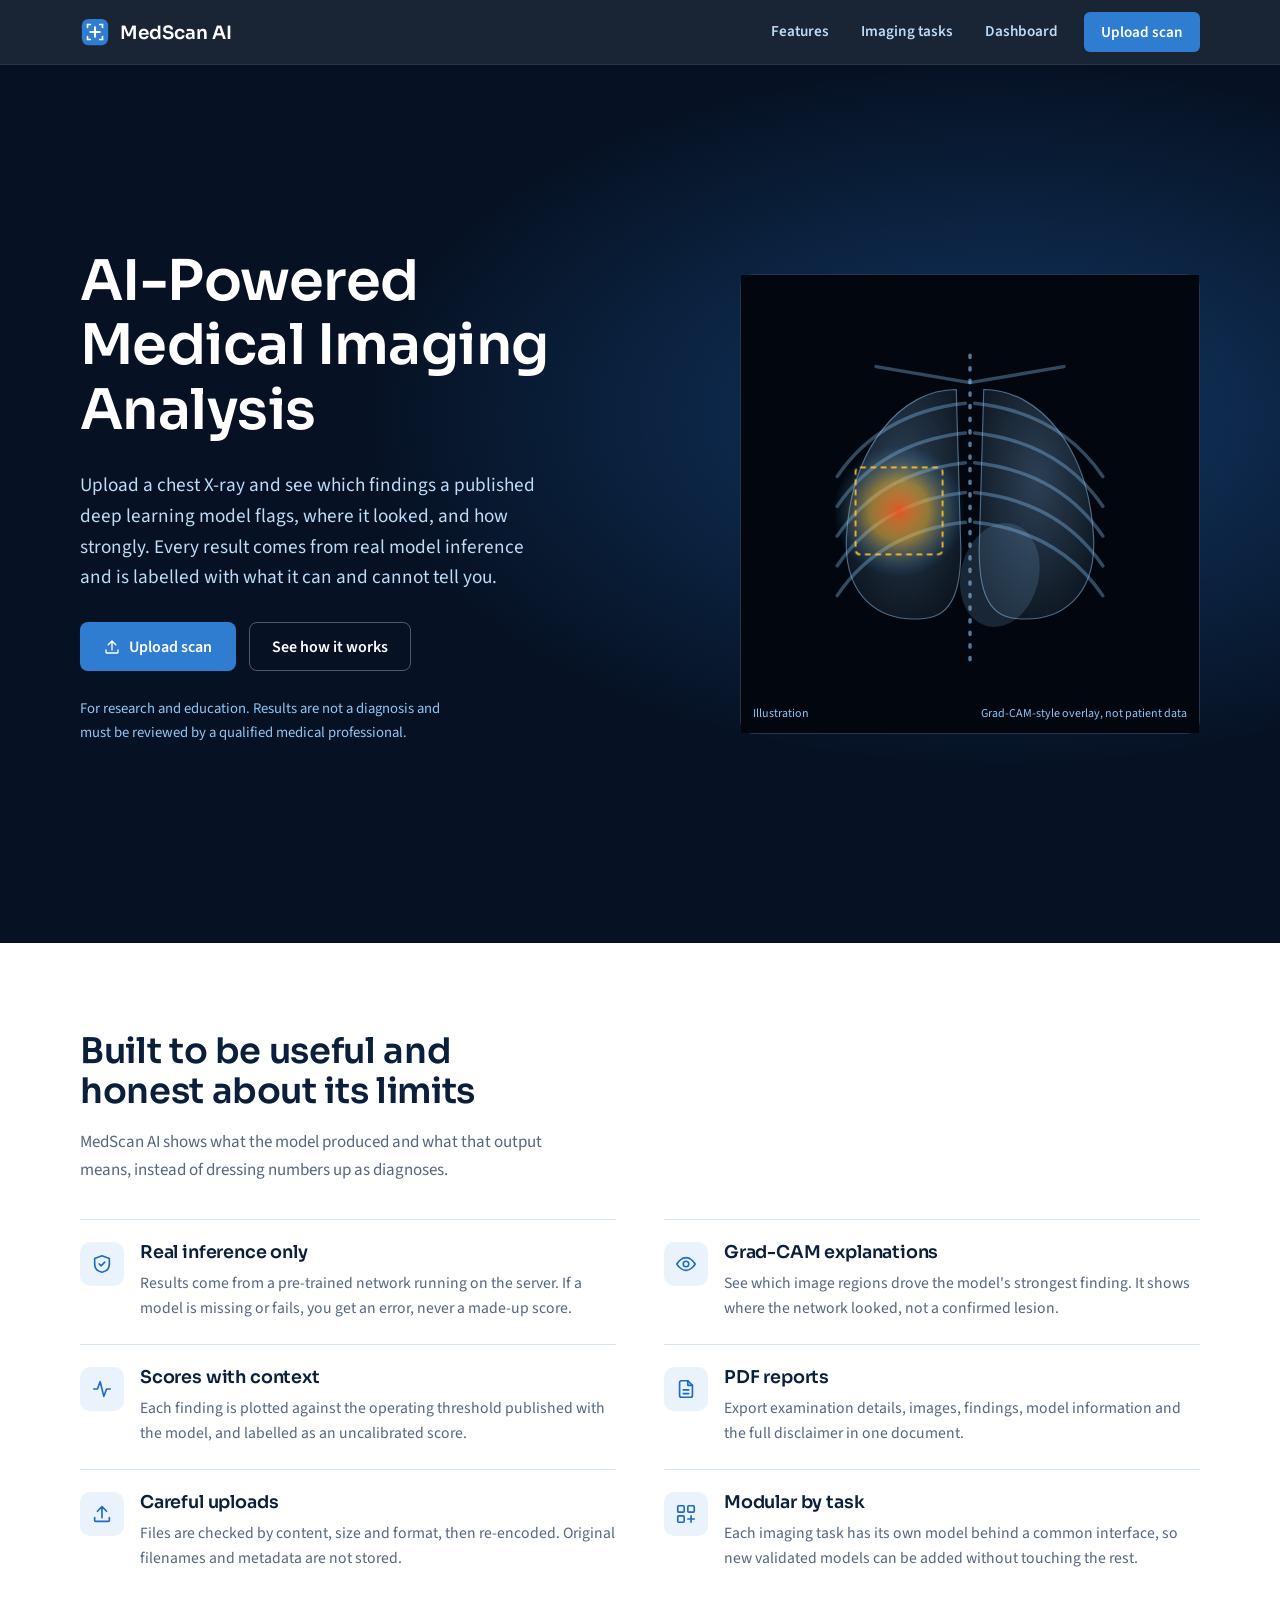
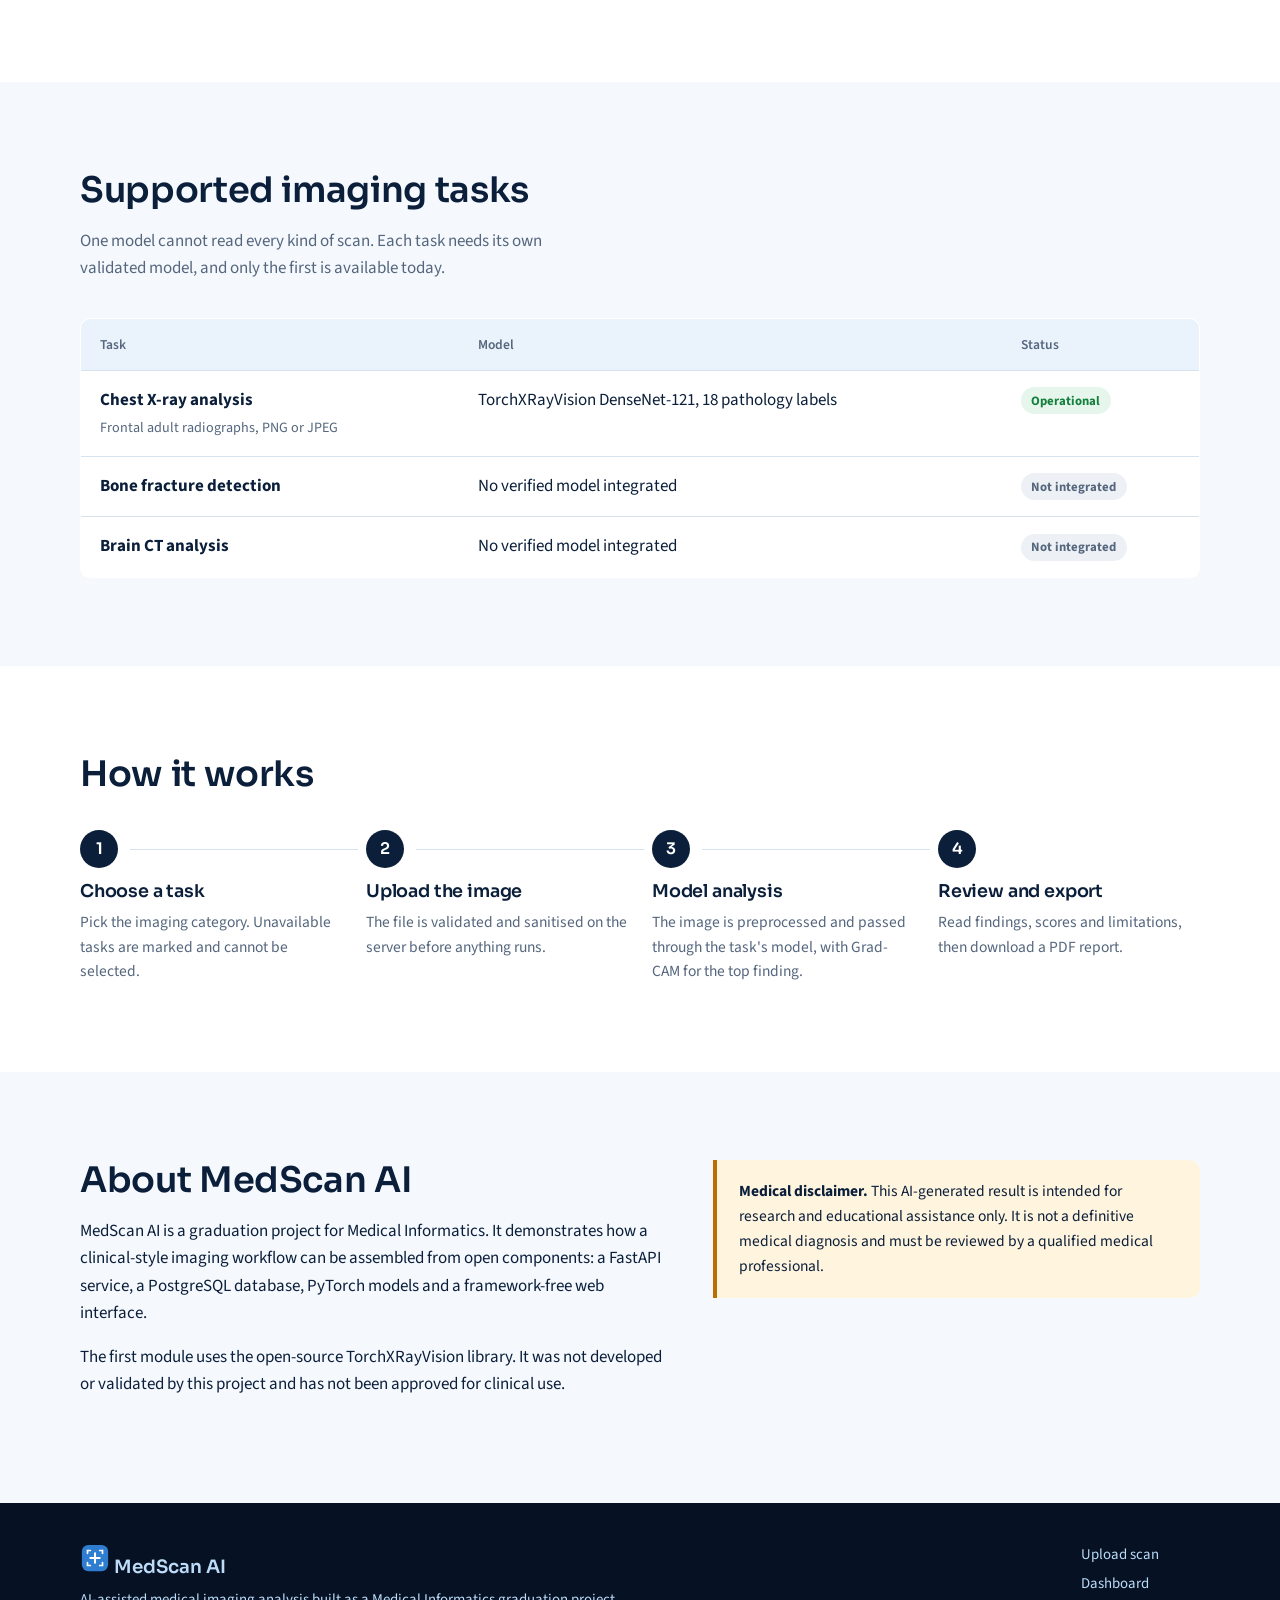
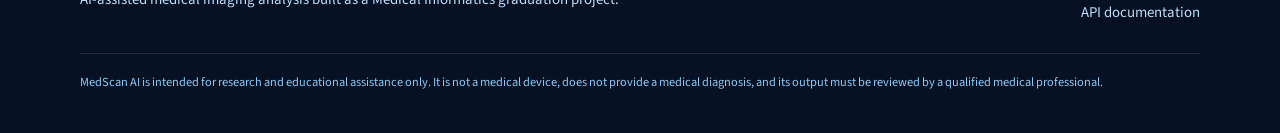
<file: MedScan-AI/MedScan-AI/frontend/index.html>
<!doctype html><html lang="en"><head><meta charset="utf-8"><meta name="viewport" content="width=device-width, initial-scale=1"><title>MedScan AI - AI-Powered Medical Imaging Analysis</title><meta name="description" content="Upload a chest X-ray and get model-based findings with Grad-CAM explanations and a PDF report. Research and education only."><link rel="icon" href="data:image/svg+xml,<svg xmlns='http://www.w3.org/2000/svg' viewBox='0 0 32 32'><rect width='32' height='32' rx='7' fill='%232f7dd1'/><path d='M16 8v16M8 16h16' stroke='white' stroke-width='3'/></svg>"><link rel="preconnect" href="https://fonts.googleapis.com"><link rel="preconnect" href="https://fonts.gstatic.com" crossorigin><link href="https://fonts.googleapis.com/css2?family=Sora:wght@500;600&family=Source+Sans+3:wght@400;600;700&display=swap" rel="stylesheet"><link rel="stylesheet" href="css/style.css"></head><body>
<a class="sr-only" href="#main">Skip to content</a>
<header class="nav"><div class="wrap">
  <a class="brand" href="index.html" aria-label="MedScan AI home"><svg viewBox="0 0 32 32" fill="none" aria-hidden="true"><rect x="2" y="2" width="28" height="28" rx="7" fill="#2f7dd1"/><path d="M8 11V8h3M24 11V8h-3M8 21v3h3M24 21v3h-3" stroke="#fff" stroke-width="1.8" stroke-linecap="round"/><path d="M16 11v10M11 16h10" stroke="#fff" stroke-width="2.2" stroke-linecap="round"/></svg> MedScan AI</a>
  <button class="nav-toggle" aria-label="Toggle menu" aria-expanded="false" aria-controls="navlinks"><svg viewBox="0 0 24 24" fill="none" stroke="currentColor" stroke-width="2" stroke-linecap="round"><path d="M4 7h16M4 12h16M4 17h16"/></svg></button>
  <ul class="nav-links" id="navlinks">
    <li><a href="index.html#features" >Features</a></li>
    <li><a href="index.html#tasks">Imaging tasks</a></li>
    <li><a href="dashboard.html" >Dashboard</a></li>
    <li><a class="btn btn-primary" href="upload.html">Upload scan</a></li>
  </ul>
</div></header>
<main id="main">
<section class="hero"><div class="wrap">
  <div>
    <h1>AI-Powered Medical Imaging Analysis</h1>
    <p class="lead">Upload a chest X-ray and see which findings a published deep learning model flags, where it looked, and how strongly. Every result comes from real model inference and is labelled with what it can and cannot tell you.</p>
    <div class="cta"><a class="btn btn-primary" href="upload.html"><svg viewBox="0 0 24 24" fill="none" stroke="currentColor" stroke-width="1.8" stroke-linecap="round" stroke-linejoin="round"><path d="M12 16V4M7 9l5-5 5 5M4 16v3a1 1 0 001 1h14a1 1 0 001-1v-3"/></svg> Upload scan</a><a class="btn btn-ghost on-dark" href="#how">See how it works</a></div>
    <p class="assurance">For research and education. Results are not a diagnosis and must be reviewed by a qualified medical professional.</p>
  </div>
  <figure class="stage" style="margin:0">
    <svg viewBox="0 0 400 400" role="img" aria-label="Illustration of a chest radiograph outline with a heat-map overlay">
      <defs>
        <radialGradient id="lung" cx="50%" cy="40%" r="70%"><stop offset="0" stop-color="#8ec5f5" stop-opacity=".30"/><stop offset="1" stop-color="#8ec5f5" stop-opacity=".06"/></radialGradient>
        <radialGradient id="heat"><stop offset="0" stop-color="#ff5a1f" stop-opacity=".85"/><stop offset=".45" stop-color="#ffc233" stop-opacity=".5"/><stop offset="1" stop-color="#2f9bff" stop-opacity="0"/></radialGradient>
        <path id="rl" d="M196 112 Q122 120 84 176"/><path id="rr" d="M204 112 Q278 120 316 176"/>
      </defs>
      <rect width="400" height="400" fill="#02070f"/>
      <g fill="none" stroke="#8ec5f5" stroke-opacity=".35" stroke-width="3" stroke-linecap="round">
        <path d="M200 70V340" stroke-dasharray="2 9" stroke-opacity=".6"/><path d="M200 94L118 80M200 94L282 80"/>
        <g><use href="#rl"/><use href="#rl" y="26"/><use href="#rl" y="52"/><use href="#rl" y="78"/><use href="#rl" y="104"/>
           <use href="#rr"/><use href="#rr" y="26"/><use href="#rr" y="52"/><use href="#rr" y="78"/><use href="#rr" y="104"/></g>
      </g>
      <path d="M188 100C140 100 96 150 92 230 90 280 120 304 160 300 186 298 192 272 192 240Z" fill="url(#lung)" stroke="#8ec5f5" stroke-opacity=".5"/>
      <path d="M212 100C260 100 304 150 308 230 310 280 280 304 240 300 214 298 208 272 208 240Z" fill="url(#lung)" stroke="#8ec5f5" stroke-opacity=".5"/>
      <ellipse cx="226" cy="262" rx="34" ry="46" transform="rotate(14 226 262)" fill="#8ec5f5" fill-opacity=".16"/>
      <g class="glow"><circle cx="138" cy="206" r="58" fill="url(#heat)"/>
        <rect x="100" y="168" width="76" height="76" rx="4" fill="none" stroke="#ffc233" stroke-width="1.5" stroke-dasharray="5 4"/></g>
    </svg>
    <div class="tag"><span>Illustration</span><span>Grad-CAM-style overlay, not patient data</span></div>
  </figure>
</div></section>

<section id="features"><div class="wrap">
  <div class="section-head"><h2>Built to be useful and honest about its limits</h2><p>MedScan AI shows what the model produced and what that output means, instead of dressing numbers up as diagnoses.</p></div>
  <div class="feature-list">
    <div class="feature"><span class="ico"><svg viewBox="0 0 24 24" fill="none" stroke="currentColor" stroke-width="1.8" stroke-linecap="round" stroke-linejoin="round"><path d="M12 3l8 3v6c0 5-3.5 8-8 9-4.5-1-8-4-8-9V6z"/><path d="M9 12l2 2 4-4"/></svg></span><div><h3>Real inference only</h3><p>Results come from a pre-trained network running on the server. If a model is missing or fails, you get an error, never a made-up score.</p></div></div>
    <div class="feature"><span class="ico"><svg viewBox="0 0 24 24" fill="none" stroke="currentColor" stroke-width="1.8" stroke-linecap="round" stroke-linejoin="round"><path d="M2 12s4-7 10-7 10 7 10 7-4 7-10 7S2 12 2 12z"/><circle cx="12" cy="12" r="3"/></svg></span><div><h3>Grad-CAM explanations</h3><p>See which image regions drove the model's strongest finding. It shows where the network looked, not a confirmed lesion.</p></div></div>
    <div class="feature"><span class="ico"><svg viewBox="0 0 24 24" fill="none" stroke="currentColor" stroke-width="1.8" stroke-linecap="round" stroke-linejoin="round"><path d="M3 12h4l3-8 4 16 3-8h4"/></svg></span><div><h3>Scores with context</h3><p>Each finding is plotted against the operating threshold published with the model, and labelled as an uncalibrated score.</p></div></div>
    <div class="feature"><span class="ico"><svg viewBox="0 0 24 24" fill="none" stroke="currentColor" stroke-width="1.8" stroke-linecap="round" stroke-linejoin="round"><path d="M14 3H7a2 2 0 00-2 2v14a2 2 0 002 2h10a2 2 0 002-2V8z"/><path d="M14 3v5h5M9 13h6M9 17h6"/></svg></span><div><h3>PDF reports</h3><p>Export examination details, images, findings, model information and the full disclaimer in one document.</p></div></div>
    <div class="feature"><span class="ico"><svg viewBox="0 0 24 24" fill="none" stroke="currentColor" stroke-width="1.8" stroke-linecap="round" stroke-linejoin="round"><path d="M12 16V4M7 9l5-5 5 5M4 16v3a1 1 0 001 1h14a1 1 0 001-1v-3"/></svg></span><div><h3>Careful uploads</h3><p>Files are checked by content, size and format, then re-encoded. Original filenames and metadata are not stored.</p></div></div>
    <div class="feature"><span class="ico"><svg viewBox="0 0 24 24" fill="none" stroke="currentColor" stroke-width="1.8" stroke-linecap="round" stroke-linejoin="round"><rect x="3" y="3" width="7" height="7" rx="1"/><rect x="14" y="3" width="7" height="7" rx="1"/><rect x="3" y="14" width="7" height="7" rx="1"/><path d="M14 17.5h7M17.5 14v7"/></svg></span><div><h3>Modular by task</h3><p>Each imaging task has its own model behind a common interface, so new validated models can be added without touching the rest.</p></div></div>
  </div>
</div></section>

<section id="tasks" class="alt"><div class="wrap">
  <div class="section-head"><h2>Supported imaging tasks</h2><p>One model cannot read every kind of scan. Each task needs its own validated model, and only the first is available today.</p></div>
  <table class="tasks" id="taskTable"><thead><tr><th>Task</th><th>Model</th><th>Status</th></tr></thead><tbody>
    <tr><td><strong>Chest X-ray analysis</strong><small>Frontal adult radiographs, PNG or JPEG</small></td><td>TorchXRayVision DenseNet-121, 18 pathology labels</td><td><span class="badge ok">Operational</span></td></tr>
    <tr><td><strong>Bone fracture detection</strong></td><td>No verified model integrated</td><td><span class="badge off">Not integrated</span></td></tr>
    <tr><td><strong>Brain CT analysis</strong></td><td>No verified model integrated</td><td><span class="badge off">Not integrated</span></td></tr>
  </tbody></table>
</div></section>

<section id="how"><div class="wrap">
  <div class="section-head"><h2>How it works</h2></div>
  <ol class="steps">
    <li><h3>Choose a task</h3><p>Pick the imaging category. Unavailable tasks are marked and cannot be selected.</p></li>
    <li><h3>Upload the image</h3><p>The file is validated and sanitised on the server before anything runs.</p></li>
    <li><h3>Model analysis</h3><p>The image is preprocessed and passed through the task's model, with Grad-CAM for the top finding.</p></li>
    <li><h3>Review and export</h3><p>Read findings, scores and limitations, then download a PDF report.</p></li>
  </ol>
</div></section>

<section class="alt" id="about"><div class="wrap about">
  <div><h2>About MedScan AI</h2>
    <p>MedScan AI is a graduation project for Medical Informatics. It demonstrates how a clinical-style imaging workflow can be assembled from open components: a FastAPI service, a PostgreSQL database, PyTorch models and a framework-free web interface.</p>
    <p>The first module uses the open-source TorchXRayVision library. It was not developed or validated by this project and has not been approved for clinical use.</p></div>
  <div class="notice warn"><strong>Medical disclaimer.</strong> This AI-generated result is intended for research and educational assistance only. It is not a definitive medical diagnosis and must be reviewed by a qualified medical professional.</div>
</div></section>
</main>
<footer class="footer"><div class="wrap"><div><a class="brand" href="index.html"><svg viewBox="0 0 32 32" fill="none" aria-hidden="true"><rect x="2" y="2" width="28" height="28" rx="7" fill="#2f7dd1"/><path d="M8 11V8h3M24 11V8h-3M8 21v3h3M24 21v3h-3" stroke="#fff" stroke-width="1.8" stroke-linecap="round"/><path d="M16 11v10M11 16h10" stroke="#fff" stroke-width="2.2" stroke-linecap="round"/></svg> MedScan AI</a><p>AI-assisted medical imaging analysis built as a Medical Informatics graduation project.</p></div><nav aria-label="Footer"><a href="upload.html">Upload scan</a><a href="dashboard.html">Dashboard</a><a href="/docs">API documentation</a></nav><small>MedScan AI is intended for research and educational assistance only. It is not a medical device, does not provide a medical diagnosis, and its output must be reviewed by a qualified medical professional.</small></div></footer>
<script src="js/main.js"></script></body></html>
</file>
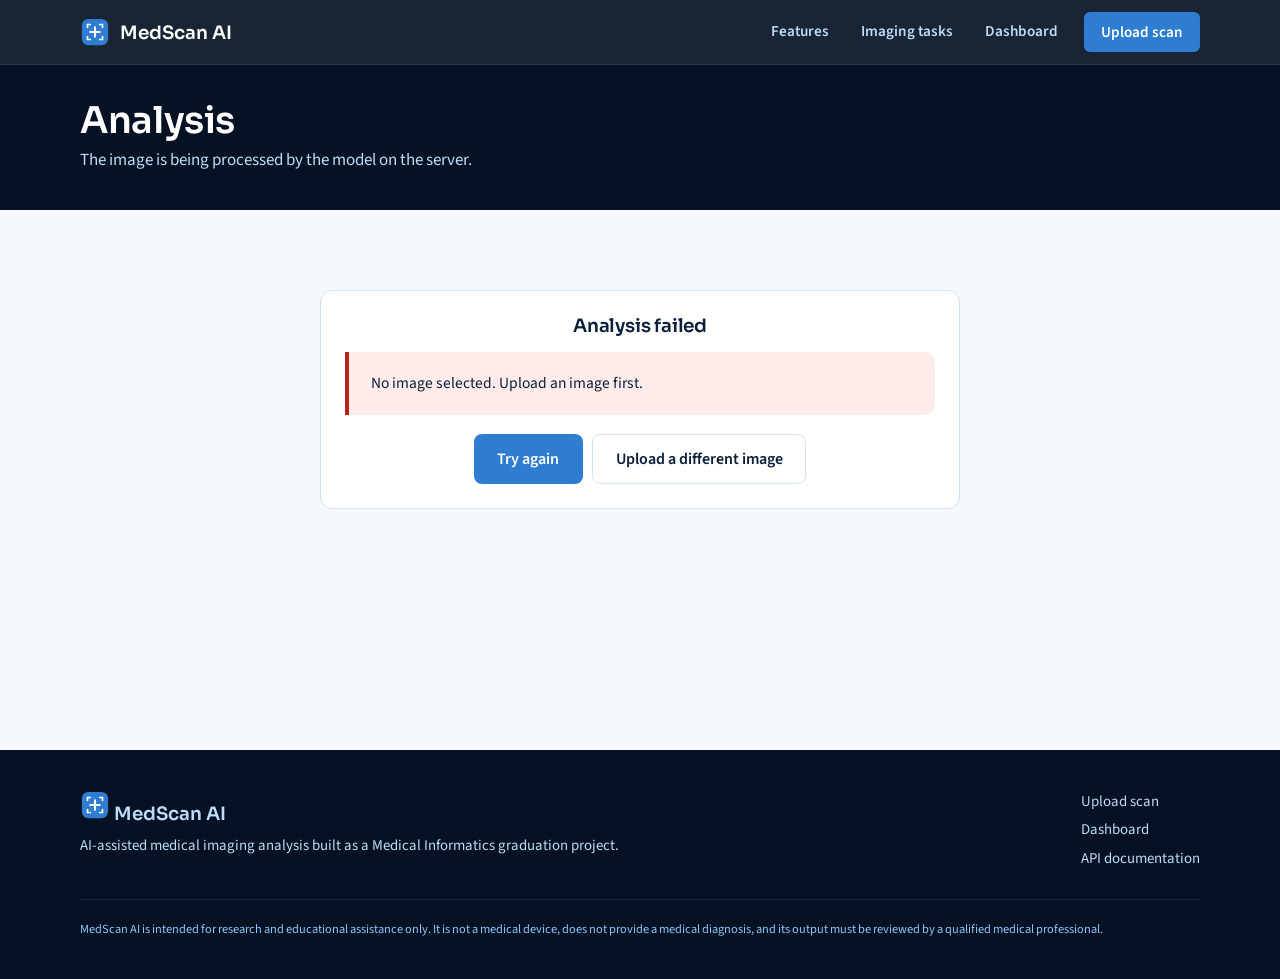
<file: MedScan-AI/MedScan-AI/frontend/analysis.html>
<!doctype html><html lang="en"><head><meta charset="utf-8"><meta name="viewport" content="width=device-width, initial-scale=1"><title>Analysing - MedScan AI</title><meta name="description" content="Analysis in progress."><link rel="icon" href="data:image/svg+xml,<svg xmlns='http://www.w3.org/2000/svg' viewBox='0 0 32 32'><rect width='32' height='32' rx='7' fill='%232f7dd1'/><path d='M16 8v16M8 16h16' stroke='white' stroke-width='3'/></svg>"><link rel="preconnect" href="https://fonts.googleapis.com"><link rel="preconnect" href="https://fonts.gstatic.com" crossorigin><link href="https://fonts.googleapis.com/css2?family=Sora:wght@500;600&family=Source+Sans+3:wght@400;600;700&display=swap" rel="stylesheet"><link rel="stylesheet" href="css/style.css"><link rel="stylesheet" href="css/upload.css"><link rel="stylesheet" href="css/results.css"></head><body>
<a class="sr-only" href="#main">Skip to content</a>
<header class="nav"><div class="wrap">
  <a class="brand" href="index.html" aria-label="MedScan AI home"><svg viewBox="0 0 32 32" fill="none" aria-hidden="true"><rect x="2" y="2" width="28" height="28" rx="7" fill="#2f7dd1"/><path d="M8 11V8h3M24 11V8h-3M8 21v3h3M24 21v3h-3" stroke="#fff" stroke-width="1.8" stroke-linecap="round"/><path d="M16 11v10M11 16h10" stroke="#fff" stroke-width="2.2" stroke-linecap="round"/></svg> MedScan AI</a>
  <button class="nav-toggle" aria-label="Toggle menu" aria-expanded="false" aria-controls="navlinks"><svg viewBox="0 0 24 24" fill="none" stroke="currentColor" stroke-width="2" stroke-linecap="round"><path d="M4 7h16M4 12h16M4 17h16"/></svg></button>
  <ul class="nav-links" id="navlinks">
    <li><a href="index.html#features" >Features</a></li>
    <li><a href="index.html#tasks">Imaging tasks</a></li>
    <li><a href="dashboard.html" >Dashboard</a></li>
    <li><a class="btn btn-primary" href="upload.html">Upload scan</a></li>
  </ul>
</div></header>
<header class="page-head"><div class="wrap"><h1>Analysis</h1><p>The image is being processed by the model on the server.</p></div></header>
<main id="main" class="page-body"><div class="wrap">
  <div class="panel center-card" id="running"><h2>Running the model</h2>
    <div class="progress indeterminate" role="progressbar" aria-label="Analysis in progress"><span></span></div>
    <p class="elapsed" id="elapsed" aria-live="off">0 s</p>
    <ul class="pipeline"><li>Image is re-read from secure storage and preprocessed (grayscale, centre crop, 224 x 224)</li><li>DenseNet-121 produces one score per pathology label</li><li>Grad-CAM is computed for the highest-ranked label</li></ul>
    <p class="muted" style="margin-top:1rem;font-size:.9rem">The first analysis after the server starts also loads the model and can take longer.</p></div>
  <div class="panel center-card" id="failed" hidden><h2>Analysis failed</h2><div class="notice err" id="errMsg" role="alert" style="text-align:left"></div>
    <div class="result-actions" style="justify-content:center"><button class="btn btn-primary" id="retryBtn" type="button">Try again</button><a class="btn btn-ghost" href="upload.html">Upload a different image</a></div></div>
</div></main>
<footer class="footer"><div class="wrap"><div><a class="brand" href="index.html"><svg viewBox="0 0 32 32" fill="none" aria-hidden="true"><rect x="2" y="2" width="28" height="28" rx="7" fill="#2f7dd1"/><path d="M8 11V8h3M24 11V8h-3M8 21v3h3M24 21v3h-3" stroke="#fff" stroke-width="1.8" stroke-linecap="round"/><path d="M16 11v10M11 16h10" stroke="#fff" stroke-width="2.2" stroke-linecap="round"/></svg> MedScan AI</a><p>AI-assisted medical imaging analysis built as a Medical Informatics graduation project.</p></div><nav aria-label="Footer"><a href="upload.html">Upload scan</a><a href="dashboard.html">Dashboard</a><a href="/docs">API documentation</a></nav><small>MedScan AI is intended for research and educational assistance only. It is not a medical device, does not provide a medical diagnosis, and its output must be reviewed by a qualified medical professional.</small></div></footer>
<script src="js/main.js"></script><script src="js/analysis.js"></script></body></html>
</file>
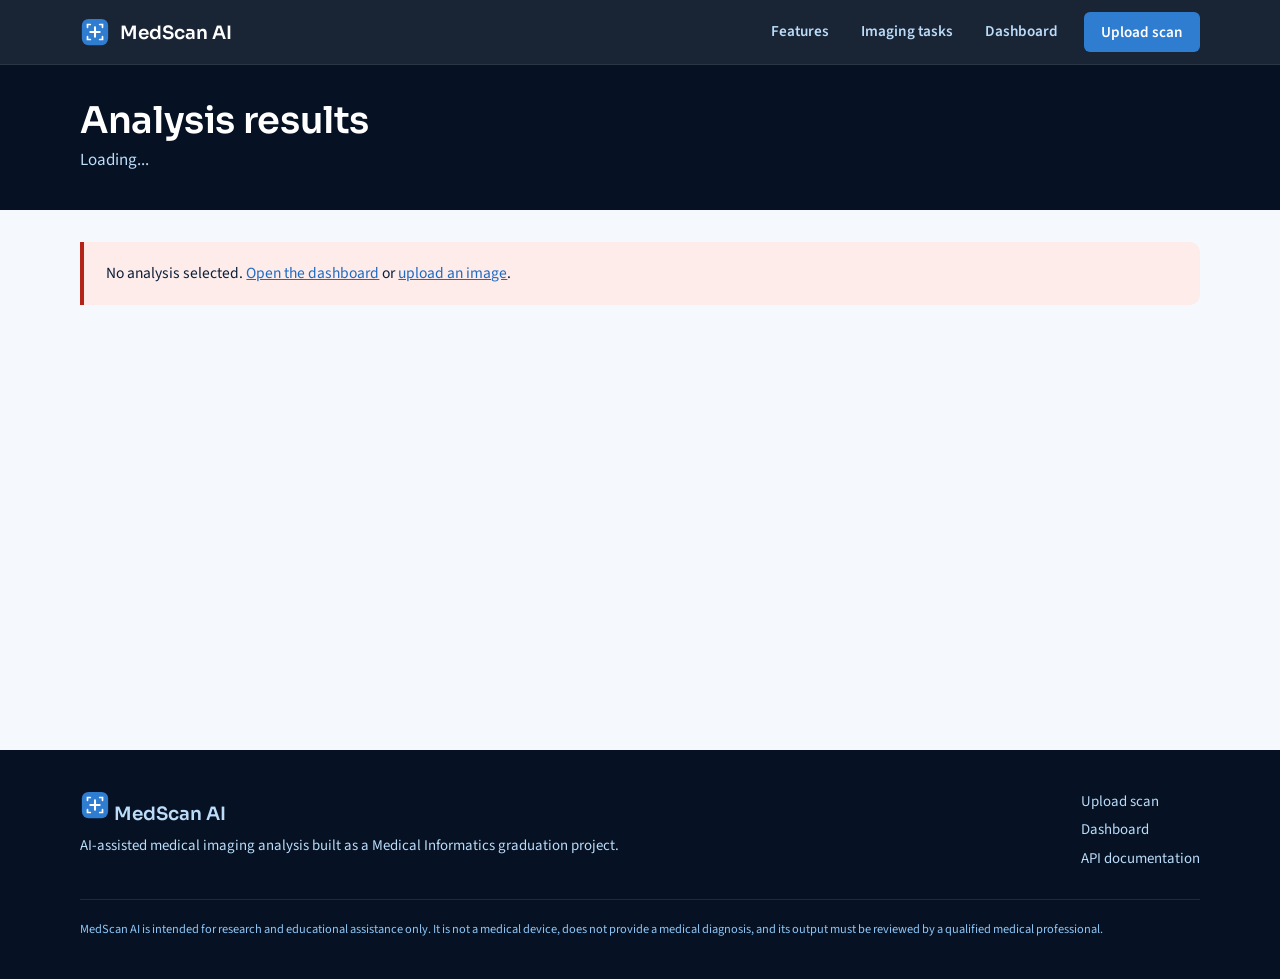
<file: MedScan-AI/MedScan-AI/frontend/results.html>
<!doctype html><html lang="en"><head><meta charset="utf-8"><meta name="viewport" content="width=device-width, initial-scale=1"><title>Results - MedScan AI</title><meta name="description" content="Analysis results."><link rel="icon" href="data:image/svg+xml,<svg xmlns='http://www.w3.org/2000/svg' viewBox='0 0 32 32'><rect width='32' height='32' rx='7' fill='%232f7dd1'/><path d='M16 8v16M8 16h16' stroke='white' stroke-width='3'/></svg>"><link rel="preconnect" href="https://fonts.googleapis.com"><link rel="preconnect" href="https://fonts.gstatic.com" crossorigin><link href="https://fonts.googleapis.com/css2?family=Sora:wght@500;600&family=Source+Sans+3:wght@400;600;700&display=swap" rel="stylesheet"><link rel="stylesheet" href="css/style.css"><link rel="stylesheet" href="css/results.css"></head><body>
<a class="sr-only" href="#main">Skip to content</a>
<header class="nav"><div class="wrap">
  <a class="brand" href="index.html" aria-label="MedScan AI home"><svg viewBox="0 0 32 32" fill="none" aria-hidden="true"><rect x="2" y="2" width="28" height="28" rx="7" fill="#2f7dd1"/><path d="M8 11V8h3M24 11V8h-3M8 21v3h3M24 21v3h-3" stroke="#fff" stroke-width="1.8" stroke-linecap="round"/><path d="M16 11v10M11 16h10" stroke="#fff" stroke-width="2.2" stroke-linecap="round"/></svg> MedScan AI</a>
  <button class="nav-toggle" aria-label="Toggle menu" aria-expanded="false" aria-controls="navlinks"><svg viewBox="0 0 24 24" fill="none" stroke="currentColor" stroke-width="2" stroke-linecap="round"><path d="M4 7h16M4 12h16M4 17h16"/></svg></button>
  <ul class="nav-links" id="navlinks">
    <li><a href="index.html#features" >Features</a></li>
    <li><a href="index.html#tasks">Imaging tasks</a></li>
    <li><a href="dashboard.html" >Dashboard</a></li>
    <li><a class="btn btn-primary" href="upload.html">Upload scan</a></li>
  </ul>
</div></header>
<header class="page-head"><div class="wrap"><h1>Analysis results</h1><p id="subtitle">Loading...</p></div></header>
<main id="main" class="page-body"><div class="wrap" id="content"><div class="panel center-card"><p class="muted">Loading results...</p></div></div></main>
<footer class="footer"><div class="wrap"><div><a class="brand" href="index.html"><svg viewBox="0 0 32 32" fill="none" aria-hidden="true"><rect x="2" y="2" width="28" height="28" rx="7" fill="#2f7dd1"/><path d="M8 11V8h3M24 11V8h-3M8 21v3h3M24 21v3h-3" stroke="#fff" stroke-width="1.8" stroke-linecap="round"/><path d="M16 11v10M11 16h10" stroke="#fff" stroke-width="2.2" stroke-linecap="round"/></svg> MedScan AI</a><p>AI-assisted medical imaging analysis built as a Medical Informatics graduation project.</p></div><nav aria-label="Footer"><a href="upload.html">Upload scan</a><a href="dashboard.html">Dashboard</a><a href="/docs">API documentation</a></nav><small>MedScan AI is intended for research and educational assistance only. It is not a medical device, does not provide a medical diagnosis, and its output must be reviewed by a qualified medical professional.</small></div></footer>
<script src="js/main.js"></script><script src="js/results.js"></script></body></html>
</file>
<file: MedScan-AI/MedScan-AI/frontend/css/style.css>
/* MedScan AI - shared styles. Tokens first, then layout primitives, then the home page. */
:root {
  --navy-950: #061224; --navy-900: #0b1f3a; --navy-800: #11294b; --navy-700: #1a3a66;
  --blue-600: #1f6bc2; --blue-500: #2f7dd1; --sky-300: #8ec5f5; --sky-200: #bcdcf9; --sky-100: #eaf3fc; --sky-50: #f5f9fe;
  --ink: #0b1f3a; --muted: #55667d; --line: #d5e2f0; --white: #fff;
  --amber: #b86e00; --amber-bg: #fff4de; --green: #15803d; --green-bg: #e6f6ec; --red: #b42318; --red-bg: #fdecea;
  --font-display: "Sora", "Segoe UI", system-ui, sans-serif;
  --font-body: "Source Sans 3", "Segoe UI", system-ui, -apple-system, sans-serif;
  --radius: 10px; --wrap: 1120px;
}
*, *::before, *::after { box-sizing: border-box; }
html { scroll-behavior: smooth; }
body { margin: 0; font-family: var(--font-body); font-size: 17px; line-height: 1.6; color: var(--ink); background: var(--white); -webkit-font-smoothing: antialiased; }
h1, h2, h3 { font-family: var(--font-display); line-height: 1.15; margin: 0 0 .5em; letter-spacing: -.01em; }
h1 { font-size: clamp(2.1rem, 5vw, 3.5rem); font-weight: 600; }
h2 { font-size: clamp(1.6rem, 3vw, 2.2rem); font-weight: 600; }
h3 { font-size: 1.1rem; font-weight: 600; }
p { margin: 0 0 1em; }
a { color: var(--blue-600); }
img, svg { max-width: 100%; }
.wrap { width: min(var(--wrap), 100% - 2.5rem); margin-inline: auto; }
.muted { color: var(--muted); }
.sr-only { position: absolute; width: 1px; height: 1px; overflow: hidden; clip: rect(0 0 0 0); white-space: nowrap; }
:focus-visible { outline: 3px solid var(--sky-300); outline-offset: 2px; border-radius: 4px; }

/* Buttons */
.btn { display: inline-flex; align-items: center; justify-content: center; gap: .5rem; font: 600 1rem var(--font-body); padding: .8rem 1.4rem; border-radius: 8px; border: 1.5px solid transparent; cursor: pointer; text-decoration: none; transition: background .2s, border-color .2s, transform .15s; }
.btn:active { transform: translateY(1px); }
.btn-primary { background: var(--blue-500); color: #fff; }
.btn-primary:hover { background: var(--blue-600); }
.btn-ghost { background: transparent; color: var(--ink); border-color: var(--line); }
.btn-ghost:hover { border-color: var(--blue-500); color: var(--blue-600); }
.btn-ghost.on-dark { color: #fff; border-color: rgba(255,255,255,.3); }
.btn-ghost.on-dark:hover { border-color: var(--sky-300); color: var(--sky-300); }
.btn[disabled] { opacity: .5; cursor: not-allowed; }
.btn svg { width: 18px; height: 18px; }

/* Navigation */
.nav { position: sticky; top: 0; z-index: 50; background: rgba(6,18,36,.92); backdrop-filter: blur(10px); border-bottom: 1px solid rgba(255,255,255,.08); }
.nav .wrap { display: flex; align-items: center; justify-content: space-between; height: 64px; }
.brand { display: flex; align-items: center; gap: .6rem; color: #fff; text-decoration: none; font: 600 1.15rem var(--font-display); }
.brand svg { width: 30px; height: 30px; }
.nav-links { display: flex; align-items: center; gap: .3rem; list-style: none; margin: 0; padding: 0; }
.nav-links a { color: var(--sky-200); text-decoration: none; padding: .5rem .85rem; border-radius: 6px; font-weight: 600; font-size: .95rem; }
.nav-links a:hover, .nav-links a[aria-current="page"] { color: #fff; background: rgba(255,255,255,.08); }
.nav-links .btn { padding: .5rem 1rem; margin-left: .5rem; color: #fff; }
.nav-toggle { display: none; background: none; border: 0; color: #fff; padding: .5rem; cursor: pointer; }
.nav-toggle svg { width: 26px; height: 26px; }
@media (max-width: 760px) {
  .nav-toggle { display: block; }
  .nav-links { position: absolute; inset: 64px 0 auto 0; background: var(--navy-950); flex-direction: column; align-items: stretch; padding: .75rem 1.25rem 1.25rem; display: none; border-bottom: 1px solid rgba(255,255,255,.1); }
  .nav-links.open { display: flex; }
  .nav-links .btn { margin: .5rem 0 0; }
}

/* Hero: the imaging stage */
.hero { background: radial-gradient(900px 500px at 78% 40%, #123764 0%, transparent 70%), var(--navy-950); color: #fff; overflow: hidden; }
.hero .wrap { display: grid; grid-template-columns: 1.05fr .95fr; gap: 3rem; align-items: center; padding-block: clamp(3rem, 8vw, 6rem); }
.hero h1 { color: #fff; max-width: 14ch; }
.hero p.lead { color: var(--sky-200); font-size: 1.2rem; max-width: 46ch; }
.hero .cta { display: flex; flex-wrap: wrap; gap: .8rem; margin-top: 1.8rem; }
.hero .assurance { margin-top: 1.6rem; font-size: .92rem; color: var(--sky-300); max-width: 52ch; }
.stage { position: relative; border: 1px solid rgba(142,197,245,.25); border-radius: 14px; background: #02070f; aspect-ratio: 1/1; max-width: 460px; justify-self: end; width: 100%; }
.stage svg { width: 100%; height: 100%; display: block; }
.stage .tag { position: absolute; left: 12px; bottom: 10px; right: 12px; font-size: .75rem; color: var(--sky-300); display: flex; justify-content: space-between; gap: 1rem; }
.glow { opacity: 0; animation: glow-in 1.6s .6s ease-out forwards; }
@keyframes glow-in { to { opacity: 1; } }
@media (max-width: 900px) { .hero .wrap { grid-template-columns: 1fr; } .stage { justify-self: center; max-width: 360px; } }

/* Sections */
section { padding-block: clamp(3rem, 7vw, 5.5rem); }
.section-head { max-width: 62ch; margin-bottom: 2.2rem; }
.section-head p { color: var(--muted); }
.alt { background: var(--sky-50); }

/* Features: ruled list */
.feature-list { display: grid; grid-template-columns: repeat(2, 1fr); column-gap: 3rem; }
.feature { display: grid; grid-template-columns: 44px 1fr; gap: 1rem; padding: 1.4rem 0; border-top: 1px solid var(--line); }
.feature .ico { width: 44px; height: 44px; border-radius: 10px; background: var(--sky-100); color: var(--blue-600); display: grid; place-items: center; }
.feature .ico svg { width: 22px; height: 22px; }
.feature p { margin: 0; color: var(--muted); font-size: .98rem; }
@media (max-width: 760px) { .feature-list { grid-template-columns: 1fr; } }

/* Supported tasks table */
.tasks { width: 100%; border-collapse: collapse; background: #fff; border: 1px solid var(--line); border-radius: var(--radius); overflow: hidden; }
.tasks th, .tasks td { text-align: left; padding: 1rem 1.2rem; border-bottom: 1px solid var(--line); vertical-align: top; }
.tasks th { background: var(--sky-100); font: 600 .85rem var(--font-body); color: var(--muted); }
.tasks tr:last-child td { border-bottom: 0; }
.tasks td small { display: block; color: var(--muted); margin-top: .2rem; }
.badge { display: inline-block; font-size: .8rem; font-weight: 700; padding: .2rem .65rem; border-radius: 99px; white-space: nowrap; }
.badge.ok { background: var(--green-bg); color: var(--green); }
.badge.off { background: #edf1f6; color: var(--muted); }
.badge.warn { background: var(--amber-bg); color: var(--amber); }
@media (max-width: 700px) { .tasks thead { display: none; } .tasks tr { display: block; border-bottom: 1px solid var(--line); padding: .6rem 0; } .tasks td { display: block; border: 0; padding: .3rem 1rem; } }

/* How it works: genuine sequence */
.steps { list-style: none; margin: 0; padding: 0; display: grid; grid-template-columns: repeat(4, 1fr); gap: 1.5rem; counter-reset: s; }
.steps li { position: relative; padding-top: 3.2rem; counter-increment: s; }
.steps li::before { content: counter(s); position: absolute; top: 0; left: 0; width: 2.4rem; height: 2.4rem; border-radius: 50%; background: var(--navy-900); color: #fff; font: 600 1rem var(--font-display); display: grid; place-items: center; }
.steps li::after { content: ""; position: absolute; top: 1.2rem; left: 3.1rem; right: -1rem; height: 1px; background: var(--line); }
.steps li:last-child::after { display: none; }
.steps p { color: var(--muted); font-size: .97rem; margin: 0; }
@media (max-width: 860px) { .steps { grid-template-columns: 1fr 1fr; } .steps li::after { display: none; } }
@media (max-width: 520px) { .steps { grid-template-columns: 1fr; } }

/* About + notice */
.about { display: grid; grid-template-columns: 1.2fr 1fr; gap: 3rem; align-items: start; }
.notice { border-left: 4px solid var(--blue-500); background: var(--sky-100); padding: 1.2rem 1.4rem; border-radius: 0 var(--radius) var(--radius) 0; font-size: .97rem; }
.notice.warn { border-color: var(--amber); background: var(--amber-bg); }
.notice.err { border-color: var(--red); background: var(--red-bg); }
@media (max-width: 860px) { .about { grid-template-columns: 1fr; gap: 1.5rem; } }

/* Footer */
.footer { background: var(--navy-950); color: var(--sky-200); padding-block: 2.5rem; font-size: .93rem; }
.footer .wrap { display: grid; grid-template-columns: 1fr auto; gap: 1.5rem 3rem; }
.footer .brand { margin-bottom: .6rem; }
.footer small { display: block; grid-column: 1 / -1; color: var(--sky-300); border-top: 1px solid rgba(255,255,255,.1); padding-top: 1.2rem; }
.footer a { color: var(--sky-200); display: block; text-decoration: none; margin-bottom: .3rem; }
.footer a:hover { color: #fff; }
@media (max-width: 600px) { .footer .wrap { grid-template-columns: 1fr; } }

/* Inner pages */
.page-head { background: var(--navy-950); color: #fff; padding-block: 2.2rem; }
.page-head h1 { font-size: clamp(1.6rem, 3.5vw, 2.3rem); margin: 0 0 .3rem; color: #fff; }
.page-head p { margin: 0; color: var(--sky-200); }
.page-body { padding-block: 2rem 4rem; min-height: 60vh; background: var(--sky-50); }
.panel { background: #fff; border: 1px solid var(--line); border-radius: 12px; padding: 1.5rem; }
.toast { position: fixed; right: 1rem; bottom: 1rem; max-width: 360px; background: var(--navy-900); color: #fff; padding: .9rem 1.1rem; border-radius: 10px; box-shadow: 0 8px 30px rgba(6,18,36,.3); z-index: 100; }
@media (prefers-reduced-motion: reduce) { * { animation: none !important; transition: none !important; } .glow { opacity: 1; } html { scroll-behavior: auto; } }
</file>
<file: MedScan-AI/MedScan-AI/frontend/css/upload.css>
.upload-grid { display: grid; grid-template-columns: 340px 1fr; gap: 1.5rem; align-items: start; }
@media (max-width: 900px) { .upload-grid { grid-template-columns: 1fr; } }
.panel h2 { font-size: 1.15rem; margin-bottom: 1rem; }
.cat-list { display: grid; gap: .6rem; }
.cat { display: grid; grid-template-columns: 22px 1fr; gap: .7rem; padding: .85rem 1rem; border: 1.5px solid var(--line); border-radius: 10px; cursor: pointer; transition: border-color .2s, background .2s; }
.cat:hover:not(.disabled) { border-color: var(--sky-300); }
.cat input { margin-top: .3rem; align-self: start; accent-color: var(--blue-500); }
.cat:has(input:checked) { border-color: var(--blue-500); background: var(--sky-50); }
.cat.disabled { cursor: not-allowed; background: #f4f6f9; }
.cat strong { display: block; font-size: .98rem; line-height: 1.3; }
.cat small { display: block; color: var(--muted); font-size: .85rem; line-height: 1.4; margin-top: .25rem; }
.fmt { margin-top: 1rem; font-size: .9rem; color: var(--muted); }

.dropzone { border: 2px dashed var(--sky-300); border-radius: 12px; background: var(--sky-50); min-height: 280px; display: grid; place-items: center; text-align: center; padding: 2rem; transition: background .2s, border-color .2s; cursor: pointer; }
.dropzone.drag { background: var(--sky-100); border-color: var(--blue-500); }
.dropzone svg { width: 44px; height: 44px; color: var(--blue-500); margin-bottom: .5rem; }
.dropzone p { margin: 0 0 .3rem; }
.dropzone[hidden], .preview[hidden] { display: none; }
.preview { display: grid; grid-template-columns: minmax(0, 260px) 1fr; gap: 1.5rem; align-items: start; }
@media (max-width: 600px) { .preview { grid-template-columns: 1fr; } }
.preview .thumb { background: #02070f; border-radius: 10px; overflow: hidden; aspect-ratio: 1/1; display: grid; place-items: center; }
.preview .thumb img { max-width: 100%; max-height: 100%; object-fit: contain; }
.meta { margin: 0 0 1rem; display: grid; grid-template-columns: auto 1fr; gap: .3rem 1rem; font-size: .95rem; }
.meta dt { color: var(--muted); } .meta dd { margin: 0; word-break: break-all; }
.actions { display: flex; flex-wrap: wrap; gap: .6rem; }
.progress { height: 8px; background: var(--sky-100); border-radius: 99px; overflow: hidden; margin: 1rem 0 .3rem; }
.progress > span { display: block; height: 100%; width: 0; background: var(--blue-500); transition: width .15s; }
.progress.indeterminate > span { width: 35%; animation: slide 1.2s ease-in-out infinite; }
@keyframes slide { 0% { margin-left: -35%; } 100% { margin-left: 100%; } }
#formMsg { margin-top: 1rem; }
.privacy { font-size: .88rem; color: var(--muted); margin-top: 1rem; }
.upload-grid > * { min-width: 0; }
</file>
<file: MedScan-AI/MedScan-AI/frontend/css/results.css>
/* Analysis progress + results */
.center-card { max-width: 640px; margin: 3rem auto; text-align: center; }
.center-card .progress { margin: 1.5rem 0 .6rem; }
.pipeline { list-style: none; margin: 1.5rem 0 0; padding: 0; text-align: left; display: grid; gap: .5rem; font-size: .95rem; color: var(--muted); }
.pipeline li::before { content: "•"; color: var(--sky-300); margin-right: .6rem; }
.elapsed { font-variant-numeric: tabular-nums; color: var(--muted); }

.results-grid { display: grid; grid-template-columns: minmax(0, 5fr) minmax(0, 6fr); gap: 1.5rem; align-items: start; }
@media (max-width: 960px) { .results-grid { grid-template-columns: 1fr; } }
.viewer { background: #02070f; border-radius: 12px; overflow: hidden; border: 1px solid var(--navy-700); }
.viewer-stage { aspect-ratio: 1/1; display: grid; place-items: center; }
.viewer-stage img { width: 100%; height: 100%; object-fit: contain; display: block; }
.viewer-bar { display: flex; justify-content: space-between; align-items: center; gap: .5rem; padding: .6rem .8rem; background: var(--navy-900); color: var(--sky-200); font-size: .85rem; flex-wrap: wrap; }
.seg { display: inline-flex; border: 1px solid rgba(255,255,255,.2); border-radius: 8px; overflow: hidden; }
.seg button { background: none; border: 0; color: var(--sky-200); padding: .4rem .8rem; font: 600 .85rem var(--font-body); cursor: pointer; }
.seg button[aria-pressed="true"] { background: var(--blue-500); color: #fff; }
.seg button:disabled { opacity: .4; cursor: not-allowed; }
.viewer-note { padding: .7rem .9rem; font-size: .82rem; color: var(--sky-300); background: var(--navy-950); }

.summary { display: flex; gap: .9rem; align-items: flex-start; padding: 1rem 1.2rem; border-radius: 10px; background: var(--amber-bg); color: #5c3b00; margin-bottom: 1.2rem; }
.summary.none { background: var(--sky-100); color: var(--navy-800); }
.summary strong { display: block; font-family: var(--font-display); font-size: 1.05rem; margin-bottom: .2rem; }
.summary p { margin: 0; font-size: .95rem; }

.finding { display: grid; grid-template-columns: 150px 1fr 64px; gap: .8rem; align-items: center; padding: .55rem 0; border-top: 1px solid var(--line); font-size: .95rem; }
.finding:first-of-type { border-top: 0; }
.finding .name { font-weight: 600; }
.finding.flag .name::after { content: " ▲"; color: var(--amber); font-size: .7rem; }
.bar { position: relative; height: 10px; background: var(--sky-100); border-radius: 99px; }
.bar > i { position: absolute; left: 0; top: 0; bottom: 0; border-radius: 99px; background: var(--sky-300); }
.finding.flag .bar > i { background: var(--blue-500); }
.bar > b { position: absolute; top: -4px; bottom: -4px; width: 2px; background: var(--navy-900); }
.finding .val { text-align: right; font-variant-numeric: tabular-nums; color: var(--muted); }
@media (max-width: 520px) { .finding { grid-template-columns: 1fr 56px; } .finding .bar { grid-column: 1 / -1; order: 3; } }
.legend { font-size: .85rem; color: var(--muted); margin: .8rem 0 0; }
.legend b { display: inline-block; width: 2px; height: .9em; background: var(--navy-900); vertical-align: middle; margin-right: .3rem; }

.info-grid { display: grid; grid-template-columns: 1fr 1fr; gap: 1.5rem; margin-top: 1.5rem; }
@media (max-width: 760px) { .info-grid { grid-template-columns: 1fr; } }
.info-grid h3 { font-size: 1rem; }
.plain { margin: 0; padding-left: 1.1rem; font-size: .93rem; color: var(--muted); }
.plain li { margin-bottom: .35rem; }
.disclaimer { margin-top: 1.5rem; }
.result-actions { display: flex; flex-wrap: wrap; gap: .6rem; margin-top: 1.2rem; }
.btn-link { background: none; border: 0; color: var(--blue-600); font: 600 .95rem var(--font-body); cursor: pointer; padding: .4rem 0; }
.results-grid > *, .upload-grid > * { min-width: 0; }
</file>
